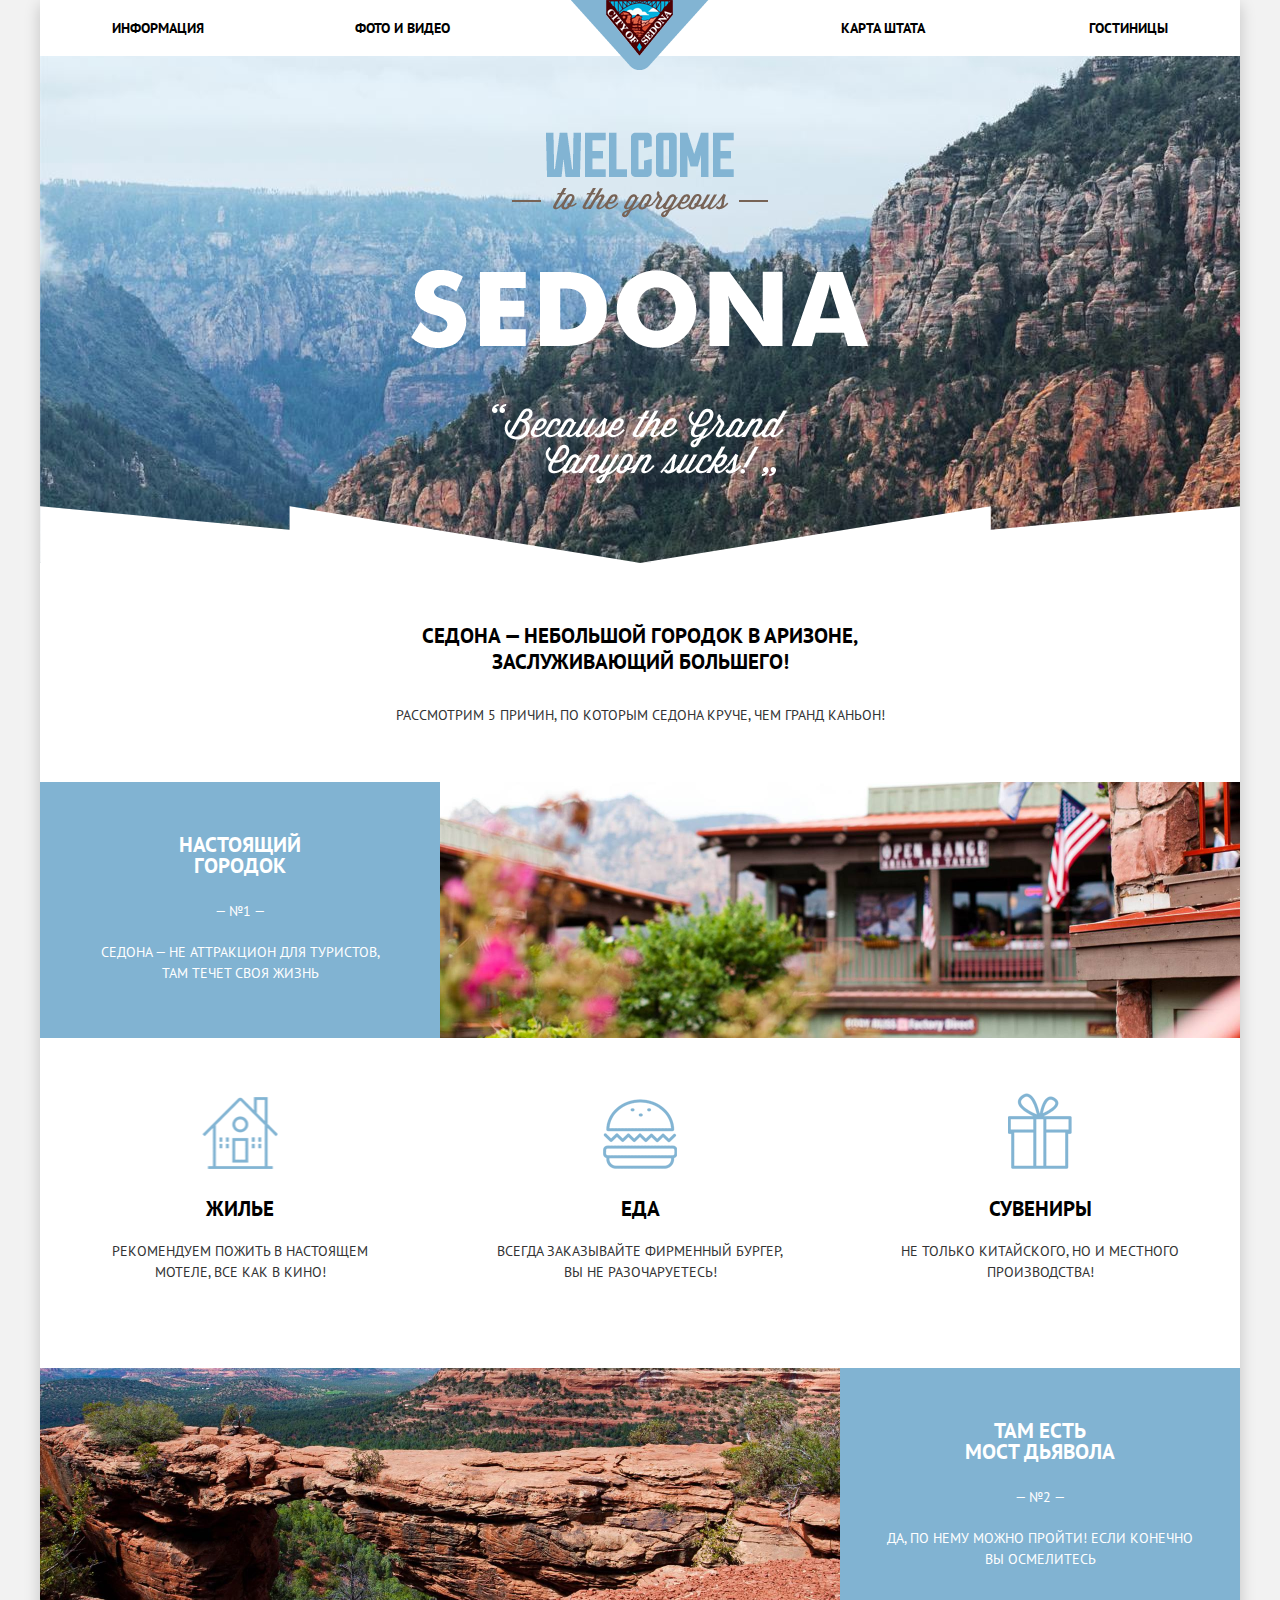
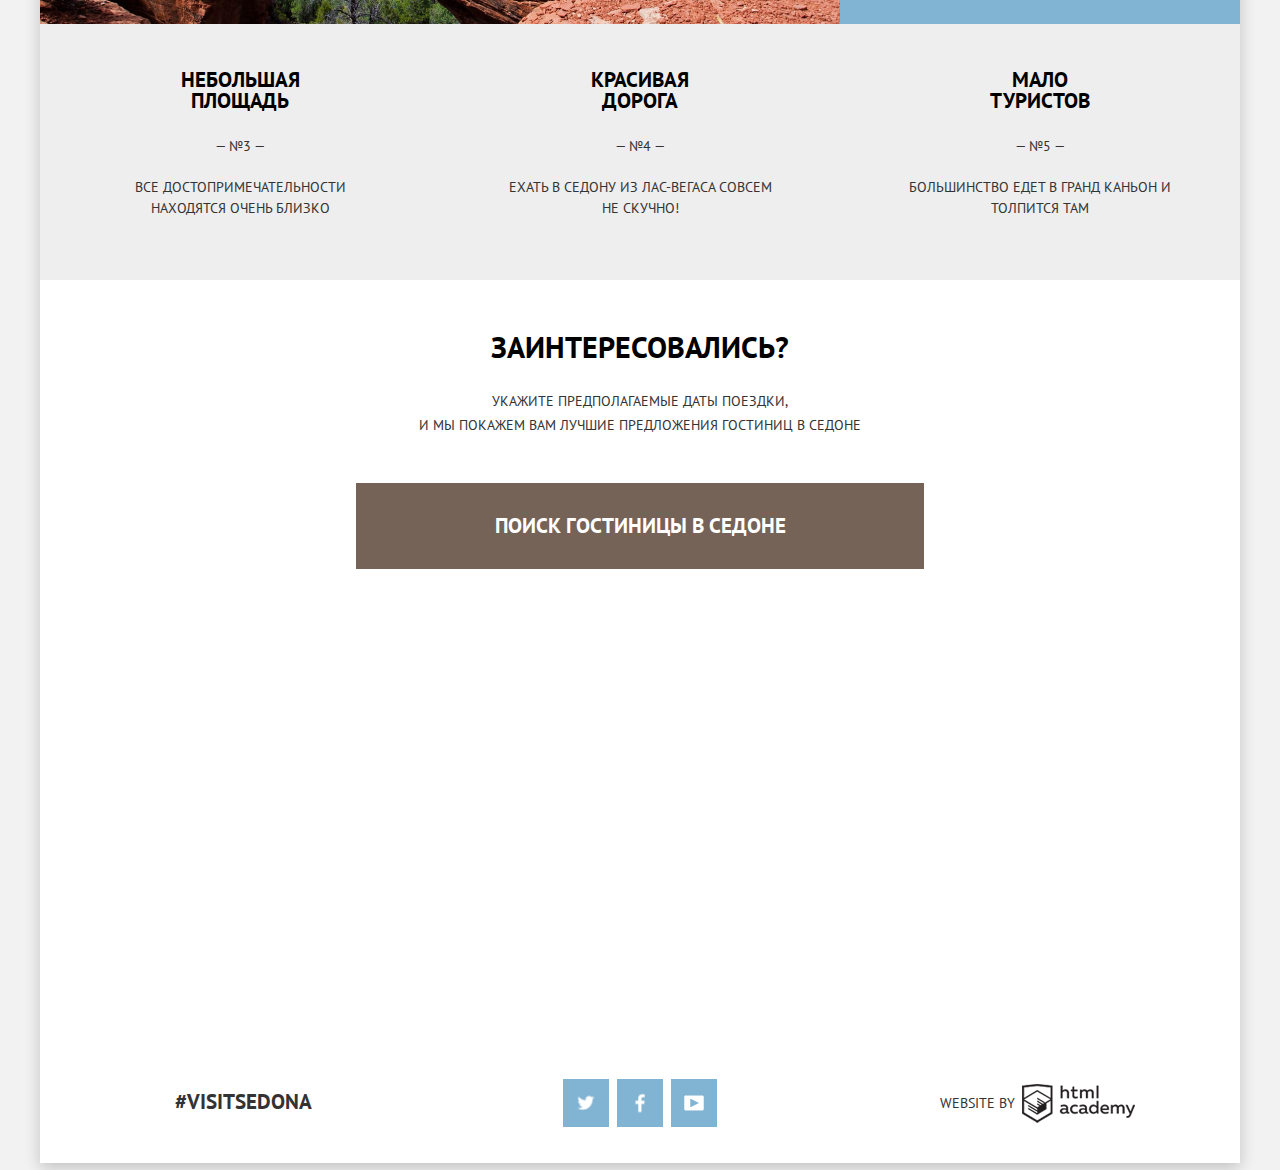
<file: index.html>
<!DOCTYPE html>
<html lang="ru">

<head>
    <meta charset="utf-8">
    <title>Sedona - main page</title>
    <link rel="stylesheet" href="https://fonts.googleapis.com/css?family=PT+Sans:400,700&subset=cyrillic">
    <link rel="stylesheet" href="css/normalize.css">
    <link rel="stylesheet" href="css/style-min.css">
</head>

<body class="main-page">
    <div class="container">
        <header class="main-header clearfix">
            <nav class="main-navigation">
                <div class="logo-sedona">
                    <a href="index.html">
                        <img src="img/logo-sedona.png" width="138" height="70" alt="Sedona">
                    </a>
                </div>
                <ul>
                    <li>
                        <a href="#">Информация</a>
                    </li>
                    <li>
                        <a href="#">Фото и видео</a>
                    </li>
                    <li>
                        <a href="#">Карта штата</a>
                    </li>
                    <li>
                        <a href="inner.html">Гостиницы</a>
                    </li>
                </ul>
            </nav>
        </header>
        <main class="main-content">
            <div class="main-image">
                <img class="welcome" src="img/background-text.png" width="458" height="352" alt="Welcome">
            </div>
            <div class="sedona-description">
                <h2>Седона — небольшой городок в Аризоне, заслуживающий большего!</h2>
                <p>Рассмотрим 5 причин, по которым Седона круче, чем гранд каньон!</p>
            </div>
            <div class="features">
                <div class="features-row-item-img features-inverse clearfix">
                    <div class="features-item">
                        <h2>Настоящий<br>городок</h2>
                        <span>&mdash; №1 &mdash;</span>
                        <p>Седона — не аттракцион для туристов, там течет своя жизнь</p>
                    </div>
                    <div class="features-img">
                    </div>
                </div>
                <div class="features-row-white clearfix">
                    <div class="features-item features-house">
                        <h2 class="features-name">Жилье</h2>
                        <p>Рекомендуем пожить в настоящем мотеле, все как в кино!</p>
                    </div>
                    <div class="features-item features-burger">
                        <h2 class="features-name">Еда</h2>
                        <p>Всегда заказывайте фирменный бургер, вы не разочаруетесь!</p>
                    </div>
                    <div class="features-item features-present">
                        <h2 class="features-name">Сувениры</h2>
                        <p>Не только китайского, но и местного производства!</p>
                    </div>
                </div>
                <div class="features-row-img-item features-inverse clearfix">
                    <div class="features-img">
                    </div>
                    <div class="features-item">
                        <h2>Там есть<br> мост дьявола</h2>
                        <span>&mdash; №2 &mdash;</span>
                        <p>Да, по нему можно пройти! Если конечно вы осмелитесь</p>
                    </div>
                </div>
                <div class="features-row-gray clearfix">
                    <div class="features-item">
                        <h2>Небольшая<br>площадь</h2>
                        <span>&mdash; №3 &mdash;</span>
                        <p>Все достопримечательности находятся очень близко</p>
                    </div>
                    <div class="features-item">
                        <h2>Красивая<br>дорога</h2>
                        <span>&mdash; №4 &mdash;</span>
                        <p>Ехать в Седону из Лас-Вегаса совсем не скучно!</p>
                    </div>
                    <div class="features-item">
                        <h2>Мало<br>туристов</h2>
                        <span>&mdash; №5 &mdash;</span>
                        <p>Большинство едет в Гранд Каньон и толпится там</p>
                    </div>
                </div>
            </div>
            <div class="search">
                <div class="search-description">
                    <h1>Заинтересовались?</h1>
                    <p>Укажите предполагаемые даты поездки,
                        <br> и мы покажем вам лучшие предложения гостиниц в Седоне</p>
                </div>
                <div class="search-form">
                    <a class="btn search-hotel-btn">Поиск гостиницы в Седоне</a>
                    <form action="inner.html" method="post" class="search-hotel-form">
                        <div class="form">
                            <div class="form-group clearfix">
                                <label for="check-in" class="form-label">Дата заезда:</label>
                                <div class="form-inner">
                                    <input type="text" class="form-input" id="check-in" name="check-in" value="24 апреля 2016">
                                    <span class="form-control calendar"></span></div>
                            </div>
                            <div class="form-group clearfix">
                                <label for="check-out" class="form-label">Дата выезда:</label>
                                <div class="form-inner">
                                    <input type="text" class="form-input" id="check-out" name="check-out" value="4 июля 2016"><span class="form-control calendar"></span></div>
                            </div>
                        </div>
                        <div class="form-row clearfix">
                            <div class="form-group group-adults">
                                <label for="adults" class="form-label">Взрослые:</label>
                                <div class="form-inner">
                                    <input type="text" class="form-input" id="adults" name="adults" value="2">
                                    <span class="form-control minus"></span>
                                    <span class="form-control plus"></span>
                                </div>
                            </div>
                            <div class="form-group group-children">
                                <label for="children" class="form-label">Дети:</label>
                                <div class="form-inner">
                                    <input type="text" class="form-input" id="children" name="children" value="0">
                                    <span class="form-control minus"></span>
                                    <span class="form-control plus"></span>
                                </div>
                            </div>
                        </div>
                        <input class="btn search-btn" type="submit" value="Найти">
                    </form>
                </div>
            </div>
            <div class="map">
                <iframe src="https://www.google.com/maps/embed?pb=!1m18!1m12!1m3!1d418731.1189384804!2d-111.5960119065372!3d34.92308758809994!2m3!1f0!2f0!3f0!3m2!1i1024!2i768!4f13.1!3m3!1m2!1s0x872da132f942b00d%3A0x5548c523fa6c8efd!2sSedona%2C+AZ+86336%2C+USA!5e0!3m2!1sen!2sru!4v1473371950849" width="1200" height="595" frameborder="0" style="border:0" allowfullscreen></iframe>
            </div>
        </main>
        <footer class="main-footer clearfix">
            <section class="footer-visit">
                <span>#VISITSEDONA</span>
            </section>
            <section class="footer-social">
                <a class="social-btn social-btn-tw" href="#">Twitter</a>
                <a class="social-btn social-btn-fb" href="#">Facebook</a>
                <a class="social-btn social-btn-yt" href="#">YouTube</a>
            </section>
            <section class="footer-copyright">
                <p>Website by</p>
                <a class="copyright-logo logo-academy" href="https://htmlacademy.ru">HTML Academy</a>
            </section>
        </footer>
    </div>
    <script src="js/script-min.js"></script>
</body>

</html>
</file>
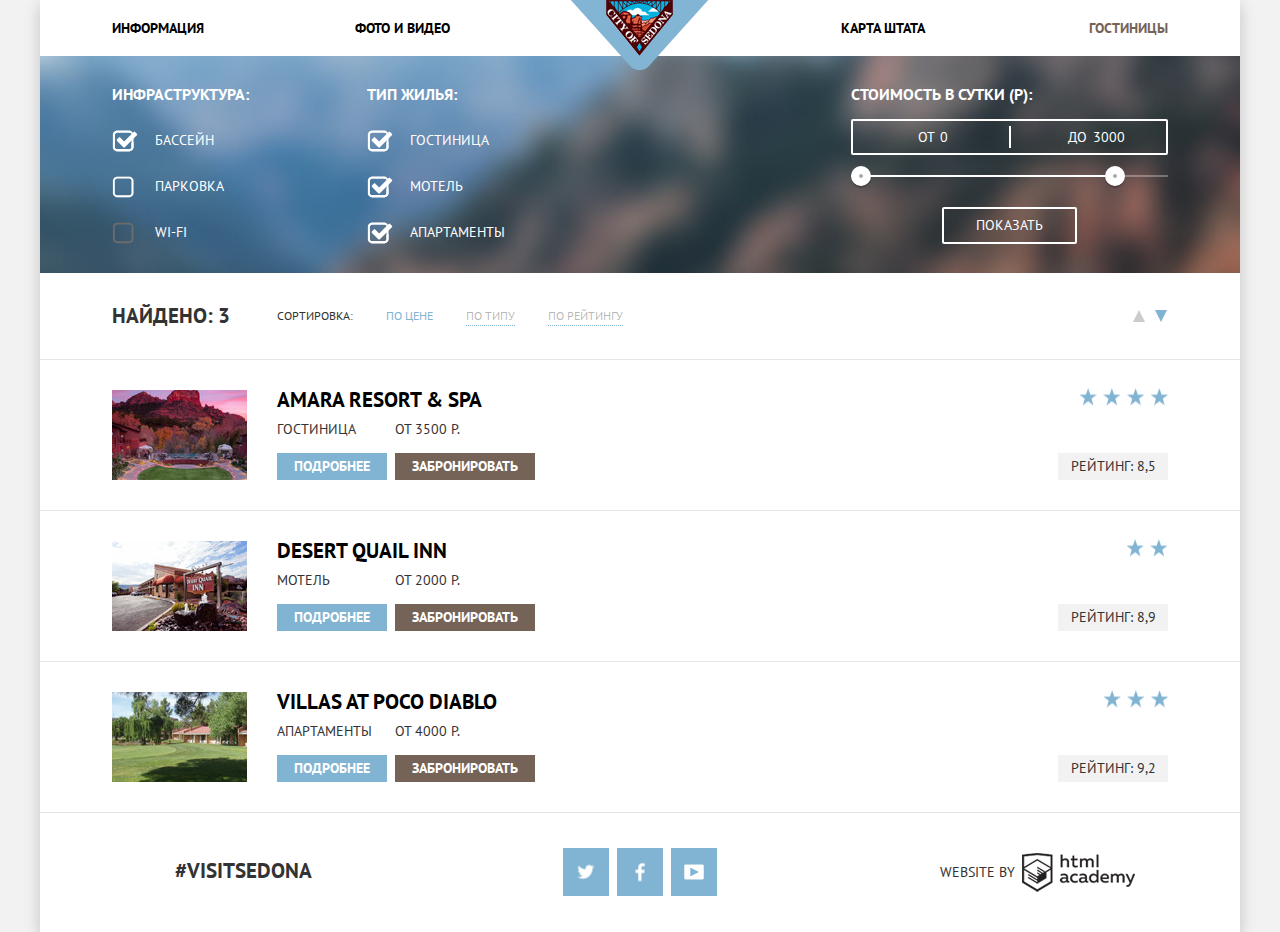
<file: inner.html>
<!DOCTYPE html>
<html lang="ru">

<head>
    <meta charset="utf-8">
    <title>Sedona - inner page</title>
    <link rel="stylesheet" href="https://fonts.googleapis.com/css?family=PT+Sans:400,700&subset=cyrillic">
    <link rel="stylesheet" href="css/normalize.css">
    <link rel="stylesheet" href="css/style-min.css">
</head>

<body class="inner-page">
    <div class="container">
        <header class="main-header clearfix">
            <nav class="main-navigation">
                <div class="logo-sedona">
                    <a href="index.html">
                        <img src="img/logo-sedona.png" width="138" height="70" alt="Sedona">
                    </a>
                </div>
                <ul>
                    <li>
                        <a href="#">Информация</a>
                    </li>
                    <li>
                        <a href="#">Фото и видео</a>
                    </li>
                    <li>
                        <a href="#">Карта штата</a>
                    </li>
                    <li>
                        <a class="active" href="#">Гостиницы</a>
                    </li>
                </ul>
            </nav>
        </header>
        <main class="main-content">
            <div class="filter-container">
                <form class="filter clearfix" action="inner.html" method="post">
                    <div class="filter-block infrastructure clearfix">
                        <h2 class="filter-title">Инфраструктура:</h2>
                        <input class="filter-input filter-checkbox" type="checkbox" name="infrastructure" id="pool" value="pool" checked>
                        <label for="pool" class="filter-label">Бассейн</label>
                        <input class="filter-input filter-checkbox" type="checkbox" name="infrastructure" id="parking" value="parking">
                        <label for="parking" class="filter-label">Парковка</label>
                        <input class="filter-input filter-checkbox" type="checkbox" name="infrastructure" id="wifi" value="wifi" disabled>
                        <label for="wifi" class="filter-label">Wi-Fi</label>
                    </div>
                    <div class="filter-block housing clearfix">
                        <h2 class="filter-title">Тип жилья:</h2>
                        <input class="filter-input filter-checkbox" type="checkbox" name="housing" id="hotel" value="hotel" checked>
                        <label for="hotel" class="filter-label">Гостиница</label>
                        <input class="filter-input filter-checkbox" type="checkbox" name="housing" id="motel" value="motel" checked>
                        <label for="motel" class="filter-label">Мотель</label>
                        <input class="filter-input filter-checkbox" type="checkbox" name="housing" id="apartments" value="apartments" checked>
                        <label for="apartments" class="filter-label">Апартаменты</label>
                    </div>
                    <div class="filter-block filter-range clearfix">
                        <h2 class="filter-title">Стоимость в сутки (Р):</h2>
                        <div class="price-controls">
                            <label class="min-price">от
                                <input type="text" name="min-price" value="0" placeholder="price">
                            </label>
                            <label class="max-price">до
                                <input type="text" name="max-price" value="3000" placeholder="price">
                            </label>
                        </div>
                        <div class="range-controls">
                            <div class="scale">
                                <div class="bar"></div>
                            </div>
                            <div class="range-toggle range-toggle-min"></div>
                            <div class="range-toggle range-toggle-max"></div>
                        </div>
                        <button class="filter-btn" type="submit">Показать</button>
                    </div>
                </form>
            </div>
            <div class="sort">
                <div class="sort-found">
                    <span>Найдено: 3</span>
                </div>
                <div class="sort-type">
                    <span>Сортировка:</span>
                    <span class="active">По цене</span>
                    <a href="#">По типу</a>
                    <a href="#">По рейтингу</a>
                </div>
                <div class="sort-dir">
                    <a class="arrow arrow-up" href="#"></a>
                    <a class="arrow arrow-down active" href="#"></a>
                </div>
            </div>
            <div class="hotel clearfix">
                <div class="hotel-image">
                    <img src="img/hotel-amara.jpg" width="135" height="90" alt="amara resort">
                </div>
                <div class="hotel-info">
                    <h2 class="hotel-name">
                        <a href="#">Amara resort &amp; spa</a>
                    </h2>
                    <div class="hotel-text">
                        <span>Гостиница</span>
                        <span>от 3500 Р.</span>
                    </div>
                    <div class="hotel-btn">
                        <a class="btn info-btn" href="#">Подробнее</a>
                        <a class="btn book-btn" href="#">Забронировать</a>
                    </div>
                </div>
                <div class="hotel-rating">
                    <span class="stars stars-4"></span>
                    <span class="rating">Рейтинг: 8,5</span>
                </div>
            </div>
            <div class="hotel clearfix">
                <div class="hotel-image">
                    <img src="img/hotel-desert.jpg" width="135" height="90" alt=" desert inn">
                </div>
                <div class="hotel-info">
                    <h2 class="hotel-name">
                        <a href="#">Desert Quail Inn</a>
                    </h2>
                    <div class="hotel-text">
                        <span>Мотель</span>
                        <span>от 2000 Р.</span>
                    </div>
                    <div class="hotel-btn">
                        <a class="btn info-btn" href="#">Подробнее</a>
                        <a class="btn book-btn" href="#">Забронировать</a>
                    </div>
                </div>
                <div class="hotel-rating">
                    <span class="stars stars-2"></span>
                    <span class="rating">Рейтинг: 8,9</span>
                </div>
            </div>
            <div class="hotel clearfix">
                <div class="hotel-image">
                    <img src="img/hotel-villas.jpg" width="135" height="90" alt="villas">
                </div>
                <div class="hotel-info">
                    <h2 class="hotel-name">
                        <a href="#">Villas at Poco Diablo</a>
                    </h2>
                    <div class="hotel-text">
                        <span>Апартаменты</span>
                        <span>от 4000 Р.</span>
                    </div>
                    <div class="hotel-btn">
                        <a class="btn info-btn" href="#">Подробнее</a>
                        <a class="btn book-btn" href="#">Забронировать</a>
                    </div>
                </div>
                <div class="hotel-rating clearfix">
                    <span class="stars stars-3"></span>
                    <span class="rating">Рейтинг: 9,2</span>
                </div>
            </div>
        </main>
        <footer class="main-footer clearfix">
            <section class="footer-visit">
                <span>#VISITSEDONA</span>
            </section>
            <section class="footer-social">
                <a class="social-btn social-btn-tw" href="#">Twitter</a>
                <a class="social-btn social-btn-fb" href="#">Facebook</a>
                <a class="social-btn social-btn-yt" href="#">YouTube</a>
            </section>
            <section class="footer-copyright">
                <p>Website by</p>
                <a class="copyright-logo logo-academy" href="https://htmlacademy.ru">HTML Academy</a>
            </section>
        </footer>
    </div>
</body>

</html>
</file>
<file: css/style-min.css>
*{box-sizing:border-box}
body{min-width:1200px;font-family:"PT Sans","Arial",sans-serif;font-size:14px;line-height:21px;font-weight:400;color:#333;text-transform:uppercase;background:#f2f2f2}
.clearfix::after{content:"";display:table;clear:both}
.container{width:1200px;margin:0 auto;background:#fff;box-shadow:0 5px 15px rgba(0,0,0,0.2)}
.main-header{position:relative;color:#000;background:#fff;padding:0 6%}
.main-navigation ul{margin:0;padding:0;list-style:none;font-size:0}
.main-navigation li{display:inline-block;vertical-align:top;padding-top:15px;padding-bottom:15px;font-size:14px;line-height:26px;font-weight:700;float:left;width:20%}
.main-navigation li:nth-child(4n-2){margin-left:3%;margin-right:14%}
.main-navigation li:nth-child(4n-1),.main-navigation li:nth-child(4n){text-align:right}
.main-navigation li:nth-child(4n-1){margin-right:3%}
.main-navigation a{color:#000;text-decoration:none}
.main-navigation li a:hover{color:#81b3d2}
.main-navigation li a:active{color:rgba(0,0,0,0.3)}
.main-navigation li .active{color:#766357}
.main-navigation li .active:hover{color:#604e43}
.main-navigation li .active:active{color:rgba(118,99,87,0.3)}
.logo-sedona{position:absolute;width:138px;height:70px;top:0;left:50%;z-index:10;-webkit-transform:translateX(-50%);-ms-transform:translateX(-50%);transform:translateX(-50%)}
.main-image{width:100%;height:507px;background-color:#4a7697;background-image:url(../img/shape.png),url(../img/main-background.jpg);background-repeat:no-repeat,no-repeat;background-position:bottom,100% 20%;background-size:100% 57px,cover;text-align:center;margin-bottom:60px}
.welcome{margin-top:76px}
h1{font-family:"PT Sans","Arial",sans-serif;font-size:30px;font-weight:700;line-height:24px;color:#000;text-transform:uppercase}
h2{font-family:"PT Sans","Arial",sans-serif;font-size:21px;font-weight:700;line-height:21px;color:#000;text-transform:uppercase}
.sedona-description{width:600px;text-align:center;background:#fff;margin-bottom:56px;margin-left:auto;margin-right:auto}
.sedona-description h2{line-height:26px;margin-bottom:30px}
.features-inverse{text-align:center;background:#81b3d2;color:#fff}
.features-inverse h2{margin-bottom:25px;color:#fff}
.features-inverse p{margin-top:20px}
.features-inverse .features-item{padding-top:35px;padding-left:47px;padding-right:47px}
.features-inverse .features-img{width:66.66%;width:calc(100% / 3 * 2);height:256px;background-repeat:no-repeat;background-size:cover;background-position:center}
.features-row-item-img .features-item{float:left;width:33.33%;width:calc(100% / 3)}
.features-row-img-item .features-item{float:right;width:33.33%;width:calc(100% / 3)}
.features-row-item-img .features-img{float:right;background-color:#4a7697;background-image:url(../img/features-image1.jpg)}
.features-row-img-item .features-img{float:left;background-color:#4a7697;background-image:url(../img/features-image2.jpg)}
.features-row-white{text-align:center;background:#fff;min-height:330px;padding-top:50px}
.features-row-white .features-item{float:left;width:33.33%;width:calc(100% / 3);padding-left:50px;padding-right:50px}
.features-name{position:relative;display:block;margin-top:110px;margin-bottom:22px}
.features-house .features-name::before{content:"";position:absolute;bottom:50px;left:50%;width:75px;height:72px;background:url(../img/icon-house.png) no-repeat;-webkit-transform:translateX(-50%);-ms-transform:translateX(-50%);transform:translateX(-50%)}
.features-burger .features-name::before{content:"";position:absolute;bottom:50px;left:50%;width:74px;height:70px;background:url(../img/icon-burger.png) no-repeat;-webkit-transform:translateX(-50%);-ms-transform:translateX(-50%);transform:translateX(-50%)}
.features-present .features-name::before{content:"";position:absolute;bottom:50px;left:50%;width:64px;height:76px;background:url(../img/icon-present.png) no-repeat;-webkit-transform:translateX(-50%);-ms-transform:translateX(-50%);transform:translateX(-50%)}
.features-row-gray{text-align:center;background:#eee;min-height:256px;padding-top:28px}
.features-row-gray .features-item{float:left;width:33.33%;width:calc(100% / 3);padding-left:60px;padding-right:60px}
.features-row-gray h2{margin-bottom:25px}
.features-row-gray p{margin-top:20px}
.features{margin-bottom:50px}
.search-description{width:500px;text-align:center;margin-left:auto;margin-right:auto;margin-bottom:46px}
.search-description h1{margin-top:55px;margin-bottom:30px}
.search-description p{line-height:24px}
.search-form{width:568px;margin-left:auto;margin-right:auto}
.btn{color:#fff;text-transform:uppercase;border:none;outline:none;font-family:"PT Sans","Arial",sans-serif;font-weight:700;text-align:center;text-transform:uppercase}
.search-form .search-hotel-btn{display:block;position:relative;width:568px;padding-top:30px;padding-bottom:30px;font-size:21px;line-height:26px;background:#766357;cursor:pointer;outline:none;z-index:10}
.search-form .search-hotel-btn:hover{background:#604e43}
.search-form .search-hotel-btn:active{background:#503e33;color:rgba(255,255,255,0.3)}
@-webkit-keyframes form-error {
0%{transform:translateX(30px)}
30%{transform:translateX(-30px)}
60%{transform:translateX(30px)}
90%{transform:translateX(-30px)}
100%{transform:translateX(0)}
}
@keyframes form-error {
0%{transform:translateX(30px)}
30%{transform:translateX(-30px)}
60%{transform:translateX(30px)}
90%{transform:translateX(-30px)}
100%{transform:translateX(0)}
}
@keyframes form-show {
0%{transform:translateY(-80px)}
100%{transform:translateY(0)}
}
.form-show.error{outline:1px solid red;-webkit-animation:form-error linear .5s;animation:form-error linear .5s}
.search-form .search-hotel-form{position:absolute;width:568px;padding:55px;background:#fff;box-shadow:0 7px 15px rgba(0,0,0,0.15);font-family:"PT Sans","Arial",sans-serif;font-size:14px;line-height:21px;font-weight:700;text-transform:uppercase;color:#000;display:none}
.search-form .form-show{display:block;animation:form-show linear .5s}
.search-form input{padding:8px 12px;background:#f2f2f2;border:none;outline:none;font-family:"PT Sans","Arial",sans-serif;font-size:14px;line-height:21px;font-weight:700;text-transform:uppercase;color:#000;width:100%}
.search-form input:hover{background:#ebebeb}
.search-form input:not(.search-btn):focus{background:#fff;outline:2px solid #e5e5e5}
.search-form label{padding-top:8px}
.form label{float:left;width:112px}
.form .form-inner{float:right;width:346px;position:relative}
.form .form-input{padding-right:37px}
.form .form-control{content:"";position:absolute;top:0;right:0;width:37px;height:37px;cursor:pointer;background:#f2f2f2}
.form .form-control::before{content:"";position:absolute;top:50%;left:50%;background:url(../img/sprite.png) no-repeat;-webkit-transform:translate(-50%,-50%);-ms-transform:translate(-50%,-50%);transform:translate(-50%,-50%)}
.form .calendar::before{width:21px;height:22px;background-position:-10px -10px}
.form .calendar:hover::before{width:21px;height:22px;background-position:-10px -94px}
.form .calendar:active::before{width:21px;height:22px;background-position:-10px -52px}
.form .form-group{margin-bottom:30px}
.form-row .form-group{display:inline-block;vertical-align:bottom;width:226px}
.form-row .form-inner{float:right;width:114px;position:relative}
.form-row .form-input{padding-right:37px;padding-left:37px;text-align:center}
.form-row .form-control.minus,.form-row .form-control.plus{content:"";position:absolute;width:37px;height:37px;cursor:pointer;background:#f2f2f2}
.form-row .form-control.minus{top:0;left:0}
.form-row .form-control.plus{top:0;right:0}
.form-row .form-control::before{content:"";position:absolute;top:50%;left:50%;-webkit-transform:translate(-50%,-50%);-ms-transform:translate(-50%,-50%);transform:translate(-50%,-50%);background:url(../img/sprite.png) no-repeat}
.form-row .form-control.minus::before{width:12px;height:3px;background-position:-10px -667px}
.form-row .form-control.minus:hover::before{width:12px;height:3px;background-position:-10px -713px}
.form-row .form-control.minus:active::before{width:12px;height:3px;background-position:-10px -690px}
.form-row .form-control.plus::before{width:11px;height:11px;background-position:-10px -736px}
.form-row .form-control.plus:hover::before{width:11px;height:11px;background-position:-10px -798px}
.form-row .form-control.plus:active::before{width:11px;height:11px;background-position:-10px -767px}
.form-row .group-adults{float:left}
.form-row .group-children{float:right;padding-left:50px}
.form-row label{float:left}
.group-children label{width:62px}
.search-form .search-btn{width:100%;margin-top:55px;font-size:21px;line-height:26px;padding-top:16px;padding-bottom:16px;background:#81b3d2;color:#fff;cursor:pointer;border:none;outline:none}
.search-form .search-btn:hover{background:#669ec0}
.search-form .search-btn:active{background:#5496bd;color:rgba(255,255,255,0.3)}
.map{width:100%;height:595px}
.main-page .main-footer{position:relative;margin-top:-120px;background:rgba(255,255,255,0.9);padding:35px 70px}
.footer-visit{float:left;width:33.33%;width:calc(100% / 3);font-size:21px;line-height:26px;font-weight:700;text-transform:uppercase;padding-top:10px;padding-left:65px}
.footer-social{float:left;width:33.33%;width:calc(100% / 3);text-align:center}
.social-btn{position:relative;display:inline-block;text-align:center;vertical-align:top;width:46px;height:48px;margin:0 2px;font-size:0;background:#81b3d2}
.social-btn:hover{background:#669ec0}
.social-btn:active{background:#5496bd}
.social-btn::before{content:"";position:absolute;top:50%;left:50%;-webkit-transform:translate(-50%,-50%);-ms-transform:translate(-50%,-50%);transform:translate(-50%,-50%);background:url(../img/sprite.png) no-repeat}
.social-btn-tw::before{width:17px;height:15px;background-position:-10px -419px}
.social-btn-tw:active::before{width:17px;height:15px;background-position:-10px -829px}
.social-btn-fb::before{width:10px;height:19px;background-position:-10px -343px}
.social-btn-fb:active::before{width:10px;height:19px;background-position:-10px -304px}
.social-btn-yt::before{width:20px;height:16px;background-position:-10px -454px}
.social-btn-yt:active::before{width:20px;height:16px;background-position:-10px -864px}
.footer-copyright{float:right;width:33.33%;width:calc(100% / 3);text-align:right;padding-right:35px}
.footer-copyright p{display:inline-block;vertical-align:middle;margin-right:3px}
.footer-copyright a{display:inline-block;vertical-align:middle}
.copyright-logo{position:relative;display:block;font-size:0;width:113px;height:39px}
.copyright-logo::before{content:"";position:absolute;top:0;left:0;background:url(../img/sprite.png) no-repeat}
.logo-academy::before{width:113px;height:39px;background-position:-10px -490px}
.logo-academy:hover::before{width:113px;height:39px;background-position:-10px -608px}
.logo-academy:active::before{width:113px;height:39px;background-position:-10px -549px}
.filter-container{width:100%;min-height:217px;background:#425e74 url(../img/filter-background.jpg) no-repeat;background-position:100% 50%;background-size:cover}
.filter{padding-top:15px;padding-left:6%;padding-right:6%;color:#fff}
.filter-block.infrastructure{float:left;width:240px;margin-right:15px}
.filter-block.housing{float:left;width:290px}
.filter .filter-title{font-size:16px;line-height:21px;color:#fff}
.filter input[type="checkbox"]{display:none}
.filter input[type="checkbox"] + label{display:block;margin:25px 0;font-size:14px;line-height:21px;padding-left:43px;position:relative;cursor:pointer}
.filter input[type="checkbox"]:not([disabled]) + label::before,.filter input[type="checkbox"] + label::after{content:"";position:absolute;top:0;left:0}
.filter input[type="checkbox"] + label::before{width:22px;height:22px;background:url(../img/sprite.png) no-repeat;background-position:-10px -220px}
.filter input[type="checkbox"]:checked + label::after{width:26px;height:22px;background:url(../img/sprite.png) no-repeat;background-position:-10px -262px}
.filter input[disabled] + label::after{width:22px;height:22px;background:url(../img/sprite.png) no-repeat;background-position:-10px -136px;cursor:default}
.filter input[disabled]:checked + label::after{width:26px;height:22px;background:url(../img/sprite.png) no-repeat;background-position:-10px -178px;cursor:default}
.filter-block.filter-range{float:right;width:330px;padding-left:13px}
.filter-range .price-controls{position:relative;height:36px;padding-top:5px;margin-bottom:20px;font-size:0;border:2px solid #fff;border-radius:2px}
.price-controls::after{content:"";position:absolute;top:50%;left:50%;width:2px;height:22px;background:#fff;-webkit-transform:translate(-50%,-50%);-ms-transform:translate(-50%,-50%);transform:translate(-50%,-50%)}
.price-controls label{display:inline-block;font-size:14px;line-height:21px;vertical-align:top}
.price-controls .min-price,.price-controls .max-price{width:150px;padding-left:65px}
.price-controls input{width:50px;color:#fff;background:none;border:none;outline:none}
.filter-range .range-controls{position:relative;margin-bottom:30px}
.range-controls .scale{height:2px;background:rgba(255,255,255,0.3)}
.range-controls .bar{width:80%;height:2px;background:#fff}
.range-toggle{position:absolute;top:-9px;width:4px;height:4px;background:#ababab;box-sizing:content-box;border:8px solid #fff;border-radius:50%;box-shadow:0 2px 1px 0 rgba(0,1,1,0.2);cursor:pointer}
.range-toggle-min{left:0}
.range-toggle-max{left:80%}
.range-toggle:hover{background:#1c4f80}
.filter-btn{display:block;margin:0 auto;padding:6px 32px;font-size:14px;line-height:21px;color:#fff;text-transform:uppercase;background:transparent;border:2px solid #fff;border-radius:2px;outline:none;cursor:pointer}
.filter-btn:hover{color:#000;background:#fff}
.sort{font-size:0;padding:30px 6%;border-bottom:1px solid #e5e5e5}
.sort > div{display:inline-block;vertical-align:middle}
.sort-found{width:135px;margin-right:30px;font-size:21px;line-height:26px;font-weight:700}
.sort-type{font-size:12px;line-height:18px;width:780px}
.sort-type span,.sort-type a{display:inline-block;vertical-align:middle;margin-right:30px}
.sort-type a{color:rgba(0,0,0,0.3);text-decoration:none;border-bottom:1px dotted #81b3d2}
.sort-type a:hover{color:#81b3d2;border-bottom:1px dotted #81b3d2}
.sort-type a:active{color:#000;border:none}
.sort-type .active{color:#81b3d2}
.sort-dir{width:110px;line-height:26px;text-align:right}
.sort-dir .arrow{position:relative;display:inline-block;width:12px;height:12px;vertical-align:middle;margin-left:10px}
.sort-dir .arrow::before{content:"";position:absolute;top:0;right:0;width:0;height:0;border-left:6px solid transparent;border-right:6px solid transparent}
.sort-dir .arrow-up::before{border-bottom:12px solid #ccc}
.sort-dir .arrow-up:hover::before{border-bottom:12px solid #000}
.sort-dir .arrow-up:active::before{border-bottom:12px solid #81b3d2}
.sort-dir .arrow-down::before{border-top:12px solid #ccc}
.sort-dir .arrow-down.active::before{border-top:12px solid #81b3d2}
.hotel{position:relative;background:#fff;border-bottom:1px solid #e5e5e5;padding:30px 6%}
.hotel-image{float:left;width:135px;height:90px;margin-right:30px}
.hotel-info{float:left;width:780px}
.hotel-info a{text-decoration:none}
.hotel-name{line-height:26px;margin-top:-3px;margin-bottom:6px}
.hotel-name a{color:#000;display:inline-block;vertical-align:top}
.hotel-name a:hover{color:#81b3d2}
.hotel-name a:active{color:rgba(0,0,0,0.3)}
.hotel-text span{display:inline-block;vertical-align:top;text-align:left;margin-bottom:13px}
.hotel-text span:first-child{width:110px;margin-right:4px}
.hotel-btn .btn{display:inline-block;vertical-align:middle;font-size:14px;line-height:21px;padding:3px 10px;margin-right:4px;text-decoration:none}
.info-btn{width:110px;background:#81b3d2}
.info-btn:hover{background:#669ec0}
.info-btn:active{background:#5496bd;color:rgba(255,255,255,0.3)}
.book-btn{width:140px;background:#766357}
.book-btn:hover{background:#604e43}
.book-btn:active{background:#503e33;color:rgba(255,255,255,0.3)}
.hotel-rating{float:right;width:110px}
.hotel-rating .stars{content:"";position:absolute;top:23px;right:6%;width:110px;height:27px}
.hotel-rating .stars::before{content:"";position:absolute;top:50%;right:0;-webkit-transform:translate(0,-50%);-ms-transform:translate(0,-50%);transform:translate(0,-50%);background:url(../img/sprite.png) no-repeat}
.hotel-rating .stars-4::before{width:89px;height:17px;background-position:-10px -382px}
.hotel-rating .stars-2::before{width:42px;height:17px;background-position:-10px -382px}
.hotel-rating .stars-3::before{width:65px;height:17px;background-position:-10px -382px}
.hotel-rating .rating{content:"";position:absolute;bottom:30px;right:6%;width:110px;padding:3px 12px;background:#f2f2f2;text-align:center}
.inner-page .main-footer{background:#fff;padding:35px 70px}
</file>
